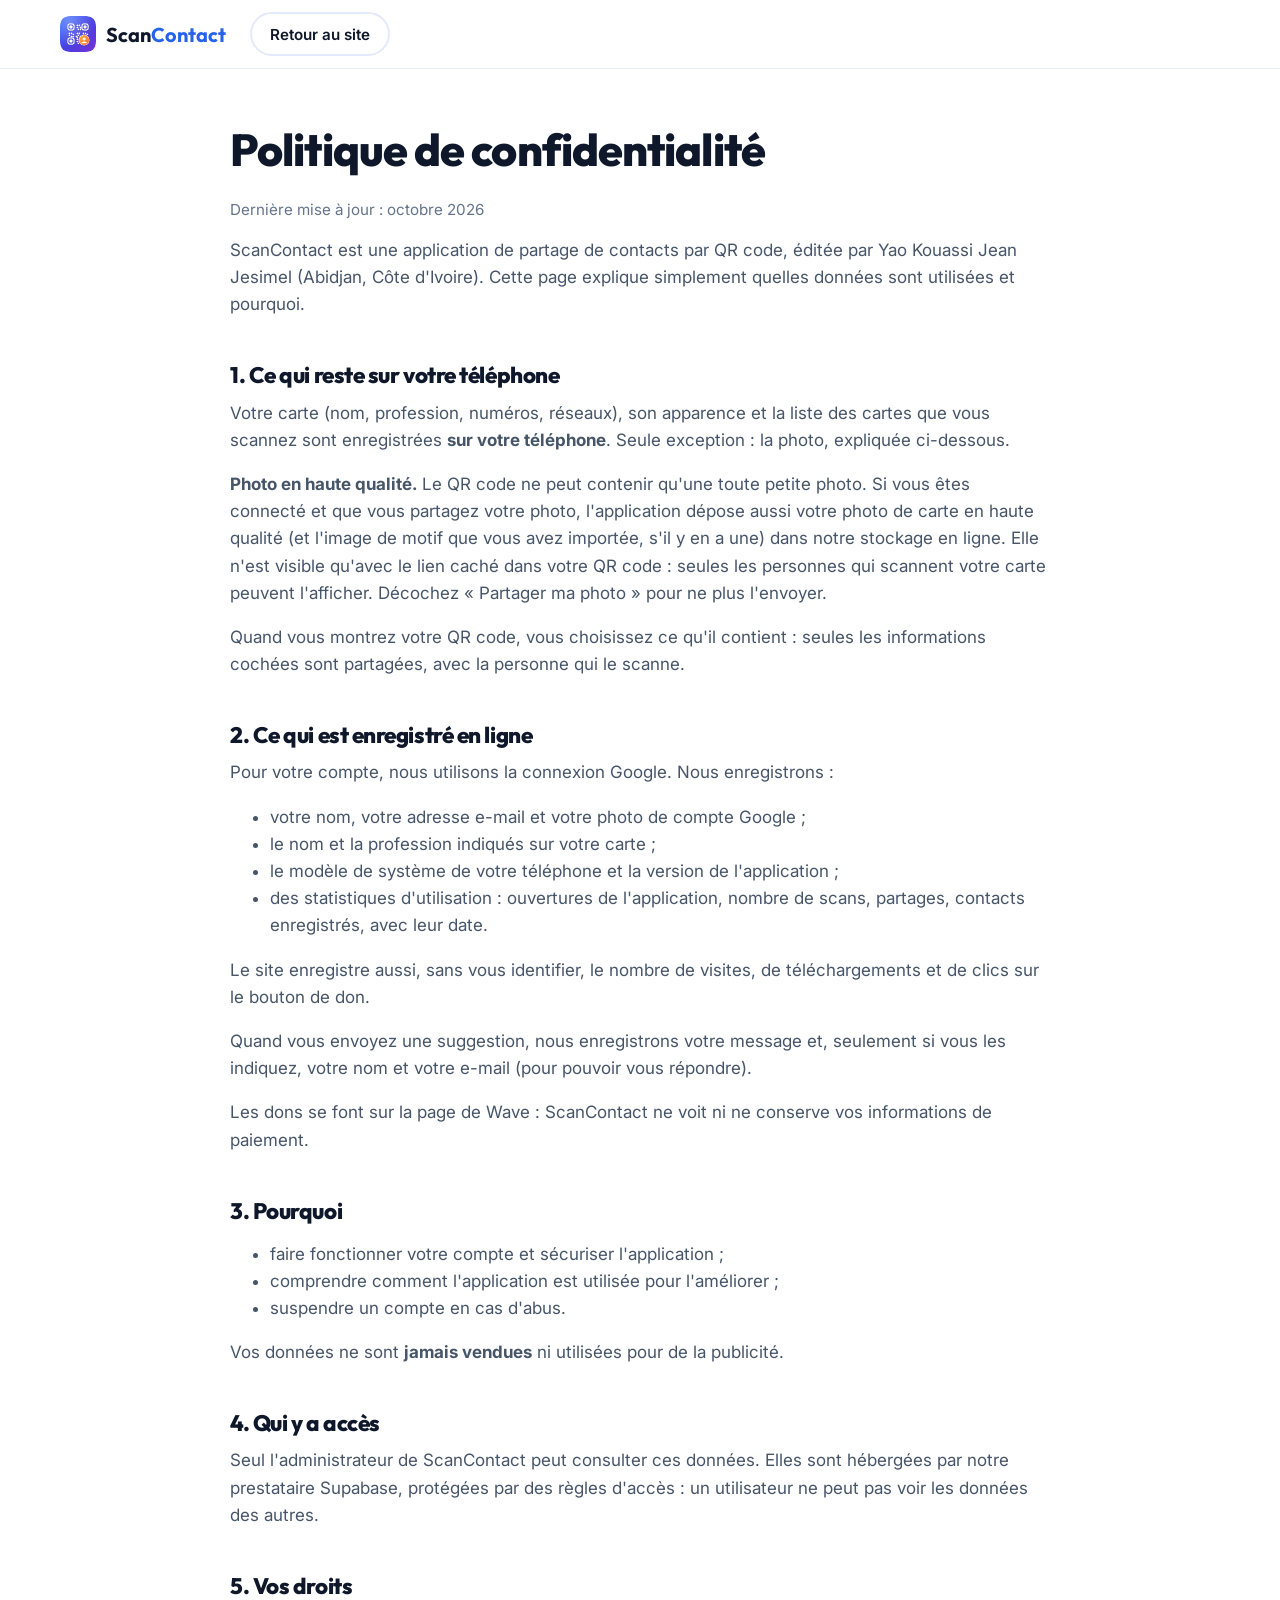
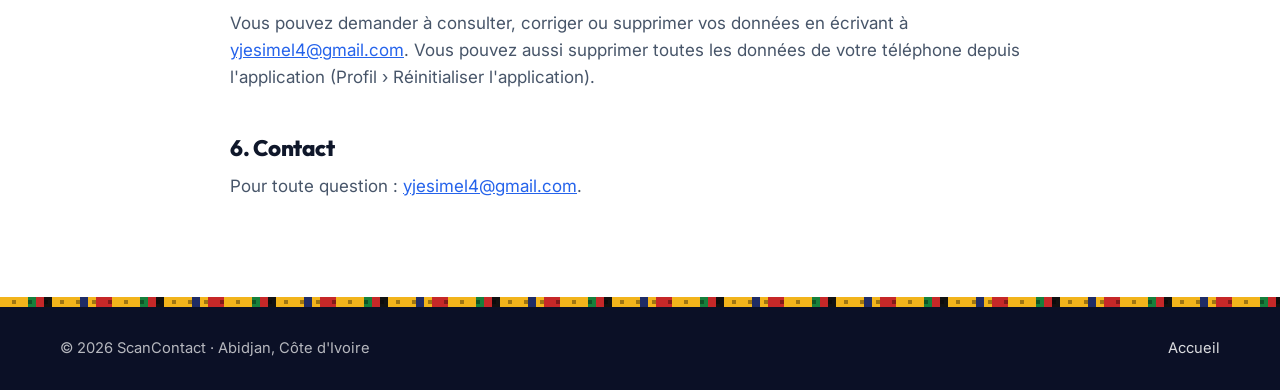
<file: confidentialite.html>
<!doctype html>
<html lang="fr">
<head>
  <meta charset="utf-8">
  <meta name="viewport" content="width=device-width, initial-scale=1">
  <title>Confidentialité — ScanContact</title>
  <meta name="description" content="Politique de confidentialité de l'application ScanContact.">
  <link rel="icon" type="image/png" href="assets/img/icone-64.png">
  <link rel="preconnect" href="https://fonts.googleapis.com">
  <link rel="preconnect" href="https://fonts.gstatic.com" crossorigin>
  <link href="https://fonts.googleapis.com/css2?family=Outfit:wght@600;800&family=Inter:wght@400;600&display=swap" rel="stylesheet">
  <link rel="stylesheet" href="assets/style.css">
  <style>
    .legal { padding: 56px 0 80px; }
    .legal h1 { font-size: clamp(2rem, 4vw, 2.8rem); }
    .legal h2 { font-size: 1.4rem; margin-top: 2em; }
    .legal p, .legal li { color: var(--ink-2); }
    .legal .maj { color: var(--ink-3); font-size: .95rem; }
  </style>
</head>
<body>
  <header class="nav">
    <div class="wrap nav__in">
      <a class="brand" href="index.html"><img src="assets/img/icone-64.png" alt="" width="36" height="36"><span>Scan<b>Contact</b></span></a>
      <a class="btn btn--ghost btn--sm" href="index.html">Retour au site</a>
    </div>
  </header>
  <main class="wrap narrow legal">
    <h1>Politique de confidentialité</h1>
    <p class="maj">Dernière mise à jour : octobre 2026</p>

    <p>ScanContact est une application de partage de contacts par QR code, éditée par Yao Kouassi Jean Jesimel (Abidjan, Côte d'Ivoire). Cette page explique simplement quelles données sont utilisées et pourquoi.</p>

    <h2>1. Ce qui reste sur votre téléphone</h2>
    <p>Votre carte (nom, profession, numéros, réseaux), son apparence et la liste des cartes que vous scannez sont enregistrées <b>sur votre téléphone</b>. Seule exception : la photo, expliquée ci-dessous.</p>
    <p><b>Photo en haute qualité.</b> Le QR code ne peut contenir qu'une toute petite photo. Si vous êtes connecté et que vous partagez votre photo, l'application dépose aussi votre photo de carte en haute qualité (et l'image de motif que vous avez importée, s'il y en a une) dans notre stockage en ligne. Elle n'est visible qu'avec le lien caché dans votre QR code : seules les personnes qui scannent votre carte peuvent l'afficher. Décochez « Partager ma photo » pour ne plus l'envoyer.</p>
    <p>Quand vous montrez votre QR code, vous choisissez ce qu'il contient : seules les informations cochées sont partagées, avec la personne qui le scanne.</p>

    <h2>2. Ce qui est enregistré en ligne</h2>
    <p>Pour votre compte, nous utilisons la connexion Google. Nous enregistrons :</p>
    <ul>
      <li>votre nom, votre adresse e-mail et votre photo de compte Google ;</li>
      <li>le nom et la profession indiqués sur votre carte ;</li>
      <li>le modèle de système de votre téléphone et la version de l'application ;</li>
      <li>des statistiques d'utilisation : ouvertures de l'application, nombre de scans, partages, contacts enregistrés, avec leur date.</li>
    </ul>
    <p>Le site enregistre aussi, sans vous identifier, le nombre de visites, de téléchargements et de clics sur le bouton de don.</p>
    <p>Quand vous envoyez une suggestion, nous enregistrons votre message et, seulement si vous les indiquez, votre nom et votre e-mail (pour pouvoir vous répondre).</p>
    <p>Les dons se font sur la page de Wave : ScanContact ne voit ni ne conserve vos informations de paiement.</p>

    <h2>3. Pourquoi</h2>
    <ul>
      <li>faire fonctionner votre compte et sécuriser l'application ;</li>
      <li>comprendre comment l'application est utilisée pour l'améliorer ;</li>
      <li>suspendre un compte en cas d'abus.</li>
    </ul>
    <p>Vos données ne sont <b>jamais vendues</b> ni utilisées pour de la publicité.</p>

    <h2>4. Qui y a accès</h2>
    <p>Seul l'administrateur de ScanContact peut consulter ces données. Elles sont hébergées par notre prestataire Supabase, protégées par des règles d'accès : un utilisateur ne peut pas voir les données des autres.</p>

    <h2>5. Vos droits</h2>
    <p>Vous pouvez demander à consulter, corriger ou supprimer vos données en écrivant à <a href="mailto:yjesimel4@gmail.com">yjesimel4@gmail.com</a>. Vous pouvez aussi supprimer toutes les données de votre téléphone depuis l'application (Profil › Réinitialiser l'application).</p>

    <h2>6. Contact</h2>
    <p>Pour toute question : <a href="mailto:yjesimel4@gmail.com">yjesimel4@gmail.com</a>.</p>
  </main>
  <footer class="foot">
    <div class="kente kente--thin" aria-hidden="true"></div>
    <div class="wrap foot__in"><p>© 2026 ScanContact · Abidjan, Côte d'Ivoire</p><nav><a href="index.html">Accueil</a></nav></div>
  </footer>
</body>
</html>
</file>
<file: assets/style.css>
/* ============================================================
   style.css : le design du site ScanContact
   Couleurs = celles de l'icône (bleu → violet, accent orange).
   ============================================================ */
:root {
  --blue: #2563EB;
  --blue-2: #2F6BFF;
  --violet: #7C3AED;
  --indigo: #4B3FE0;
  --orange: #FF6A2B;
  --orange-2: #FFB13B;
  --ink: #0F172A;
  --ink-2: #475569;
  --ink-3: #64748B;
  --bg: #FFFFFF;
  --tint: #F3F5FF;
  --line: #E4E9FB;
  --dark: #0B1026;
  --radius: 22px;
  --shadow: 0 20px 50px -20px rgba(37, 40, 120, .35);
  --font-title: 'Outfit', 'Segoe UI', system-ui, sans-serif;
  --font-body: 'Inter', 'Segoe UI', system-ui, sans-serif;
}

*, *::before, *::after { box-sizing: border-box; }
html { scroll-behavior: smooth; scroll-padding-top: 84px; }
body {
  margin: 0;
  font: 400 17px/1.6 var(--font-body);
  color: var(--ink);
  background: var(--bg);
  -webkit-font-smoothing: antialiased;
  overflow-x: hidden;
}
img { max-width: 100%; height: auto; display: block; }
a { color: var(--blue); }
h1, h2, h3 { font-family: var(--font-title); line-height: 1.12; margin: 0 0 .5em; letter-spacing: -.02em; }
h1 { font-size: clamp(2.3rem, 5.4vw, 4rem); font-weight: 800; }
h2 { font-size: clamp(1.8rem, 3.6vw, 2.7rem); font-weight: 800; }
h3 { font-size: 1.25rem; font-weight: 700; }
p { margin: 0 0 1em; }
:focus-visible { outline: 3px solid var(--orange); outline-offset: 3px; border-radius: 6px; }

.wrap { width: min(1160px, 100% - 32px); margin-inline: auto; }
.narrow { width: min(820px, 100% - 32px); }
.skip { position: absolute; left: -999px; top: 8px; background: #fff; padding: 8px 14px; border-radius: 8px; z-index: 99; }
.skip:focus { left: 8px; }

/* ---------- Boutons ---------- */
.btn {
  display: inline-flex; align-items: center; justify-content: center; gap: 10px;
  min-height: 52px; padding: 0 26px; border-radius: 999px;
  font: 600 1rem var(--font-body); text-decoration: none; cursor: pointer;
  border: 2px solid transparent;
  transition: transform .2s ease, box-shadow .2s ease, background .2s ease;
}
.btn svg { width: 20px; height: 20px; fill: none; stroke: currentColor; stroke-width: 2.4; stroke-linecap: round; stroke-linejoin: round; }
.btn--cta {
  color: #fff;
  background: linear-gradient(135deg, var(--orange-2), var(--orange));
  box-shadow: 0 12px 28px -10px rgba(255, 106, 43, .7);
}
.btn--cta:hover { transform: translateY(-2px); box-shadow: 0 16px 32px -10px rgba(255, 106, 43, .8); }
.btn--ghost { color: var(--ink); background: #fff; border-color: var(--line); }
.btn--ghost:hover { border-color: var(--blue); color: var(--blue); }
.btn--sm { min-height: 44px; padding: 0 18px; font-size: .95rem; }
.btn--lg { min-height: 62px; padding: 0 34px; font-size: 1.1rem; }
.btn small { font-weight: 500; opacity: .85; }

/* ---------- En-tête ---------- */
.nav {
  position: sticky; top: 0; z-index: 50;
  background: rgba(255, 255, 255, .78);
  backdrop-filter: saturate(1.6) blur(16px);
  -webkit-backdrop-filter: saturate(1.6) blur(16px);
  border-bottom: 1px solid rgba(228, 233, 251, .8);
}
.nav__in { display: flex; align-items: center; gap: 24px; height: 68px; }
.brand { display: inline-flex; align-items: center; gap: 10px; text-decoration: none; color: var(--ink); font: 700 1.25rem var(--font-title); }
.brand img { border-radius: 9px; }
.brand b { color: var(--blue); }
.nav__links { display: flex; gap: 22px; margin-left: auto; }
.nav__links a { color: var(--ink-2); text-decoration: none; font-weight: 500; font-size: .96rem; }
.nav__links a:hover { color: var(--blue); }

/* ---------- Héros ---------- */
.hero { position: relative; overflow: hidden; padding: 72px 0 0; color: #fff; }
.hero__bg {
  position: absolute; inset: 0;
  background:
    radial-gradient(60% 60% at 15% 10%, rgba(255, 255, 255, .22), transparent 60%),
    radial-gradient(50% 70% at 95% 80%, rgba(255, 106, 43, .35), transparent 60%),
    linear-gradient(135deg, var(--blue-2), var(--indigo) 55%, var(--violet));
}
.hero__bg::after {
  /* filigrane de petits carrés de QR code */
  content: ''; position: absolute; inset: 0; opacity: .09;
  background-image: radial-gradient(#fff 2.2px, transparent 2.6px);
  background-size: 22px 22px;
  mask-image: linear-gradient(90deg, transparent, #000 60%);
}
.hero__in { position: relative; display: grid; grid-template-columns: 1.05fr .95fr; gap: 40px; align-items: center; padding-bottom: 72px; }
.pill {
  display: inline-flex; align-items: center; gap: 8px;
  padding: 7px 14px; border-radius: 999px; font-size: .9rem; font-weight: 600;
  background: rgba(255, 255, 255, .16); border: 1px solid rgba(255, 255, 255, .3);
}
.pill svg { width: 16px; height: 16px; fill: var(--orange-2); }
.grad { background: linear-gradient(90deg, #FFE1A8, var(--orange-2)); -webkit-background-clip: text; background-clip: text; color: transparent; }
.lead { font-size: 1.15rem; color: rgba(255, 255, 255, .9); max-width: 560px; }
.hero__cta { display: flex; flex-wrap: wrap; gap: 14px; margin: 28px 0 30px; }
.hero .btn--ghost { background: rgba(255, 255, 255, .14); color: #fff; border-color: rgba(255, 255, 255, .45); }
.hero .btn--ghost:hover { background: rgba(255, 255, 255, .24); color: #fff; }
.hero__facts { list-style: none; padding: 0; margin: 0; display: flex; flex-wrap: wrap; gap: 12px 28px; color: rgba(255, 255, 255, .88); font-size: .95rem; }
.hero__facts b { font: 800 1.6rem var(--font-title); color: #fff; margin-right: 6px; vertical-align: -2px; }

.hero__phones { position: relative; height: 620px; }
.phone {
  margin: 0; border-radius: 42px; padding: 10px; background: #0b0b12;
  box-shadow: 0 30px 70px -25px rgba(10, 8, 60, .7), inset 0 0 0 2px #2b2b3a;
  aspect-ratio: 390 / 844; overflow: hidden;
}
.phone img { width: 100%; height: 100%; object-fit: cover; border-radius: 33px; }
.hero .phone { position: absolute; width: 270px; }
.phone--front { right: 120px; top: 0; z-index: 2; }
.phone--back { right: -10px; top: 70px; transform: rotate(6deg); opacity: .96; }
.float {
  position: absolute; z-index: 3; display: flex; align-items: center; gap: 10px;
  padding: 10px 14px; border-radius: 18px; color: var(--ink); font-size: .85rem; line-height: 1.3;
  background: rgba(255, 255, 255, .92); box-shadow: var(--shadow);
  backdrop-filter: blur(10px);
}
.float img { width: 40px; height: 40px; border-radius: 50%; }
.float svg { width: 22px; height: 22px; fill: none; stroke: #16A34A; stroke-width: 3; stroke-linecap: round; stroke-linejoin: round; }
.float--a { left: 0; top: 150px; }
.float--b { left: 30px; bottom: 90px; font-weight: 600; }

/* Bande inspirée du pagne Kente */
.kente {
  height: 18px; position: relative;
  background:
    repeating-linear-gradient(90deg,
      #F2B41B 0 28px, #16803C 28px 36px, #C62828 36px 44px, #111 44px 52px,
      #F2B41B 52px 80px, #1F2C66 80px 88px, #F2B41B 88px 96px, #C62828 96px 112px);
}
.kente::after {
  content: ''; position: absolute; inset: 6px 0;
  background: repeating-linear-gradient(90deg, transparent 0 12px, rgba(0, 0, 0, .35) 12px 16px);
}
.kente--thin { height: 10px; }
.kente--thin::after { inset: 3px 0; }

/* ---------- Sections ---------- */
.section { padding: 96px 0; }
.section--tint { background: var(--tint); }
.section--dark { background: radial-gradient(80% 60% at 50% 0%, #1D1B5E, var(--dark)); color: #fff; padding-bottom: 72px; }
.section__head { max-width: 720px; margin: 0 auto 52px; text-align: center; }
.section__head p:last-child { color: var(--ink-2); font-size: 1.08rem; }
.section__head--light p:last-child { color: rgba(255, 255, 255, .75); }
.eyebrow { display: inline-block; font: 700 .82rem var(--font-body); letter-spacing: .12em; text-transform: uppercase; color: var(--blue); margin-bottom: 10px; }
.section--dark .eyebrow { color: var(--orange-2); }

/* Étapes */
.steps { list-style: none; padding: 0; margin: 0; display: grid; grid-template-columns: repeat(3, 1fr); gap: 34px; }
.step { display: flex; flex-direction: column; gap: 22px; }
.phone--sm { width: min(250px, 100%); margin-inline: auto; border-radius: 36px; padding: 8px; }
.phone--sm img { border-radius: 28px; }
.step__n {
  display: inline-grid; place-items: center; width: 36px; height: 36px; border-radius: 12px;
  background: linear-gradient(135deg, var(--blue), var(--violet)); color: #fff; font: 800 1.05rem var(--font-title);
  margin-bottom: 10px;
}
.step p { color: var(--ink-2); }

/* Cas d'usage */
.uses { display: grid; grid-template-columns: repeat(4, 1fr); gap: 20px; }
.use {
  background: #fff; border-radius: var(--radius); padding: 0 22px 22px; overflow: hidden;
  border: 1px solid var(--line); box-shadow: 0 10px 30px -22px rgba(37, 40, 120, .4);
  transition: transform .25s ease, box-shadow .25s ease;
}
.use:hover { transform: translateY(-4px); box-shadow: var(--shadow); }
.use__art { margin: 0 -22px 18px; padding: 18px 10px 6px; }
.use__art svg { width: 100%; height: auto; }
.use--young .use__art { background: linear-gradient(135deg, #8B5CF6, #EC4899); }
.use--business .use__art { background: linear-gradient(135deg, #2563EB, #0EA5E9); }
.use--pro .use__art { background: linear-gradient(135deg, #7C3AED, #4F46E5); }
.use--shop .use__art { background: linear-gradient(135deg, #F97316, #FB923C); }
.use p { color: var(--ink-2); font-size: .97rem; }
.use__tags { list-style: none; padding: 0; margin: 0; display: flex; flex-wrap: wrap; gap: 6px; }
.use__tags li { font-size: .78rem; font-weight: 600; padding: 4px 10px; border-radius: 999px; background: var(--tint); color: var(--indigo); }

/* Fonctions */
.features { display: grid; grid-template-columns: repeat(4, 1fr); gap: 18px; }
.feature { padding: 24px; border-radius: var(--radius); background: var(--tint); }
.feature p { color: var(--ink-2); font-size: .96rem; margin: 0; }
.ic { display: inline-grid; place-items: center; width: 48px; height: 48px; border-radius: 14px; margin-bottom: 14px; color: #fff; }
.ic svg { width: 24px; height: 24px; fill: none; stroke: currentColor; stroke-width: 2.2; stroke-linecap: round; stroke-linejoin: round; }
.ic--blue { background: linear-gradient(135deg, #3B82F6, #2563EB); }
.ic--violet { background: linear-gradient(135deg, #8B5CF6, #6D28D9); }
.ic--orange { background: linear-gradient(135deg, #FFB13B, #FF6A2B); }
.ic--teal { background: linear-gradient(135deg, #14B8A6, #0F766E); }
.ic--green { background: linear-gradient(135deg, #22C55E, #15803D); }
.ic--pink { background: linear-gradient(135deg, #F472B6, #DB2777); }

/* Galerie */
.gallery {
  display: flex; gap: 28px; overflow-x: auto; scroll-snap-type: x mandatory;
  padding: 10px max(16px, calc((100% - 1160px) / 2)) 24px;
  scrollbar-width: thin; scrollbar-color: rgba(255, 255, 255, .3) transparent;
}
.gallery figure { margin: 0; scroll-snap-align: center; flex: 0 0 230px; text-align: center; }
.gallery .phone--sm { width: 230px; box-shadow: 0 30px 60px -25px rgba(0, 0, 0, .8), inset 0 0 0 2px #2b2b3a; }
.gallery figcaption { margin-top: 14px; font-weight: 600; color: rgba(255, 255, 255, .85); }

/* iPhone */
.split { display: grid; grid-template-columns: 1.1fr .9fr; gap: 48px; align-items: center; }
.checks { list-style: none; padding: 0; margin: 0; display: grid; gap: 14px; }
.checks li { position: relative; padding-left: 36px; color: var(--ink-2); }
.checks li::before {
  content: ''; position: absolute; left: 0; top: 3px; width: 24px; height: 24px; border-radius: 8px;
  background: #DCFCE7 url("data:image/svg+xml,%3Csvg xmlns='http://www.w3.org/2000/svg' viewBox='0 0 24 24' fill='none' stroke='%2316A34A' stroke-width='3' stroke-linecap='round' stroke-linejoin='round'%3E%3Cpath d='M5 12l4 4L19 6'/%3E%3C/svg%3E") center / 16px no-repeat;
}
.checks b { color: var(--ink); }
.iphone-card {
  border-radius: 34px; padding: 34px 24px; min-height: 300px; display: grid; place-items: center;
  background: linear-gradient(160deg, #111827, #312E81);
}
.iphone-card__notif {
  display: flex; gap: 12px; padding: 14px 16px; border-radius: 22px; max-width: 360px;
  background: rgba(255, 255, 255, .82); backdrop-filter: blur(16px); color: var(--ink);
  box-shadow: 0 20px 50px -20px rgba(0, 0, 0, .6); font-size: .88rem; line-height: 1.45;
}
.iphone-card__notif img { width: 38px; height: 38px; border-radius: 10px; }
.iphone-card__notif p { margin: 2px 0 0; color: var(--ink-2); }

/* Téléchargement */
.download {
  display: grid; grid-template-columns: 1fr 1fr; gap: 34px; align-items: center;
  background: #fff; border-radius: 32px; padding: 44px; box-shadow: var(--shadow); border: 1px solid var(--line);
}
.download__main { text-align: center; }
.download__icon { width: 112px; margin: 0 auto 18px; border-radius: 26px; box-shadow: 0 18px 36px -16px rgba(75, 63, 224, .7); }
.download__main > p { color: var(--ink-2); }
.download__alt { margin: 16px 0 0; font-size: .92rem; color: var(--ink-3); }
.download__alt a { font-weight: 600; }
.download__qr { margin-top: 22px; display: flex; gap: 14px; align-items: center; text-align: left; justify-content: center; }
.download__qr #qr { width: 104px; flex: 0 0 104px; }
.download__qr #qr svg { width: 100%; height: auto; }
.download__qr p { font-size: .9rem; color: var(--ink-3); margin: 0; max-width: 230px; }
.install { list-style: none; padding: 0; margin: 0; display: grid; gap: 16px; }
.install li { display: flex; gap: 14px; }
.install span {
  flex: 0 0 34px; height: 34px; border-radius: 50%; display: grid; place-items: center;
  background: var(--tint); color: var(--indigo); font: 800 1rem var(--font-title);
}
.install p { margin: 2px 0 0; color: var(--ink-2); font-size: .95rem; }

/* Questions */
.faq { display: grid; gap: 12px; }
.faq details { border: 1px solid var(--line); border-radius: 18px; padding: 4px 22px; background: #fff; }
.faq summary {
  cursor: pointer; list-style: none; font-weight: 600; padding: 16px 30px 16px 0; position: relative;
}
.faq summary::-webkit-details-marker { display: none; }
.faq summary::after {
  content: ''; position: absolute; right: 2px; top: 50%; width: 10px; height: 10px; margin-top: -7px;
  border-right: 2.5px solid var(--blue); border-bottom: 2.5px solid var(--blue); transform: rotate(45deg);
  transition: transform .2s ease;
}
.faq details[open] summary::after { transform: rotate(-135deg); margin-top: -2px; }
.faq details p { color: var(--ink-2); }

/* Créateur */
.creator { display: flex; gap: 36px; align-items: center; max-width: 900px; }
.creator img { width: 160px; height: 160px; border-radius: 50%; object-fit: cover; flex: 0 0 160px; box-shadow: 0 0 0 6px #fff, 0 0 0 9px #C7D2FE; }
.creator p { color: var(--ink-2); }

/* Soutenir : don Wave + suggestions */
.support { display: grid; grid-template-columns: .9fr 1.1fr; gap: 24px; align-items: start; }
.donate {
  position: relative; overflow: hidden; color: #fff; border-radius: 32px; padding: 40px 34px;
  background:
    radial-gradient(70% 60% at 100% 0%, rgba(255, 255, 255, .16), transparent 60%),
    linear-gradient(150deg, #0B7AD1, #0A55B8 55%, #3B2FC4);
  box-shadow: 0 26px 60px -26px rgba(10, 85, 184, .8);
}
.donate::after {
  /* filigrane de petits points, comme le héros */
  content: ''; position: absolute; inset: 0; opacity: .12; pointer-events: none;
  background-image: radial-gradient(#fff 2px, transparent 2.4px); background-size: 20px 20px;
  mask-image: linear-gradient(200deg, #000, transparent 70%);
}
.donate > * { position: relative; z-index: 1; }
.donate__heart {
  display: inline-grid; place-items: center; width: 56px; height: 56px; border-radius: 18px; margin-bottom: 18px;
  background: rgba(255, 255, 255, .2); border: 1px solid rgba(255, 255, 255, .35);
}
.donate__heart svg { width: 28px; height: 28px; fill: #fff; }
.donate h3 { font-size: 1.7rem; font-weight: 800; }
.donate p { color: rgba(255, 255, 255, .92); }
.btn--wave { width: 100%; margin: 8px 0 14px; color: #0B5FA8; background: #fff; box-shadow: 0 14px 30px -12px rgba(5, 30, 90, .55); }
.btn--wave svg { fill: #FF4D6D; stroke: none; }
.btn--wave:hover { transform: translateY(-2px); color: #08457C; }
.donate__note { font-size: .9rem; margin: 0; }
.donate__note b { color: #fff; }

.ideas { background: #fff; border: 1px solid var(--line); border-radius: 32px; padding: 36px 34px; box-shadow: var(--shadow); }
.ideas > p { color: var(--ink-2); }
.chips { border: 0; padding: 0; margin: 0 0 18px; display: flex; flex-wrap: wrap; gap: 8px; }
.chips legend { width: 100%; padding: 0; margin-bottom: 8px; font-weight: 600; font-size: .95rem; }
.chips label { position: relative; cursor: pointer; }
.chips input { position: absolute; opacity: 0; inset: 0; margin: 0; cursor: pointer; }
.chips span {
  display: inline-flex; align-items: center; min-height: 44px; padding: 0 18px; border-radius: 999px;
  background: var(--tint); color: var(--ink-2); font-weight: 600;
  transition: background .2s ease, color .2s ease;
}
.chips input:checked + span { background: var(--blue); color: #fff; }
.chips input:focus-visible + span { outline: 3px solid var(--orange); outline-offset: 2px; }
.field { display: grid; gap: 6px; margin-bottom: 16px; align-content: start; }
.field label { font-weight: 600; font-size: .95rem; }
.field label span { font-weight: 400; color: var(--ink-3); }
.field input, .field textarea {
  width: 100%; font: 400 1rem/1.5 var(--font-body); color: var(--ink);
  padding: 12px 16px; border-radius: 16px; border: 1.5px solid #CBD5E1; background: #FBFCFF;
  transition: border-color .2s ease, box-shadow .2s ease;
}
.field input { min-height: 48px; }
.field textarea { resize: vertical; min-height: 130px; }
.field input:focus, .field textarea:focus { outline: none; border-color: var(--blue); box-shadow: 0 0 0 4px rgba(37, 99, 235, .15); }
.field [aria-invalid="true"] { border-color: #DC2626; }
.field__count { justify-self: end; color: var(--ink-3); font-size: .82rem; }
.field__help { color: var(--ink-3); font-size: .82rem; }
.field-row { display: grid; grid-template-columns: 1fr 1fr; gap: 0 14px; }
.hp { position: absolute; left: -9999px; width: 1px; height: 1px; overflow: hidden; }
.ideas .btn[disabled] { opacity: .65; cursor: progress; transform: none; }
.form__status { margin: 14px 0 0; font-weight: 600; min-height: 1.6em; }
.form__status.is-ok { color: #15803D; }
.form__status.is-err { color: #B91C1C; }

/* Pied de page */
.foot { background: var(--dark); color: rgba(255, 255, 255, .7); }
.foot__in { display: flex; flex-wrap: wrap; gap: 16px 28px; align-items: center; justify-content: space-between; padding: 30px 0; font-size: .92rem; }
.foot .brand { color: #fff; }
.foot .brand b { color: #93B4FF; }
.foot p { margin: 0; }
.foot nav { display: flex; gap: 20px; }
.foot nav a { color: rgba(255, 255, 255, .85); text-decoration: none; }
.foot nav a:hover { color: #fff; text-decoration: underline; }

/* Apparition au défilement */
.reveal { opacity: 0; transform: translateY(22px); transition: opacity .6s ease, transform .6s ease; }
.reveal.is-in { opacity: 1; transform: none; }
/* Guide des liens */
.guide-intro { color: var(--ink-2); font-size: 1.08rem; max-width: 620px; margin-inline: auto; }
.guide-astuce { padding: 26px 28px; border-radius: var(--radius); background: var(--tint); border: 1px solid var(--line); margin-bottom: 18px; }
.guide-astuce h3 { margin: 0 0 10px; }
.guide-astuce ol, .guide ol { padding-left: 1.3em; margin: 8px 0 12px; display: grid; gap: 6px; color: var(--ink-2); }
.guide-note { margin: 6px 0 0; color: var(--ink-2); font-size: .95rem; }
.guide summary { display: flex; align-items: center; gap: 12px; }
.pastille { display: inline-grid; place-items: center; flex: none; width: 30px; height: 30px; border-radius: 9px; color: #fff; font: 700 .78rem/1 var(--font-title); }
.guide-exemple { font-size: .9rem; }
.guide code, .guide-note code { font-size: .86em; background: var(--tint); padding: 2px 6px; border-radius: 6px; word-break: break-all; }

@media (prefers-reduced-motion: reduce) {
  html { scroll-behavior: auto; }
  .reveal { opacity: 1; transform: none; transition: none; }
  .btn, .use { transition: none; }
}

/* ---------- Tablette ---------- */
@media (max-width: 1024px) {
  .nav__links { display: none; }
  .nav__in .btn { margin-left: auto; }
  .hero__in { grid-template-columns: 1fr; text-align: center; }
  .hero .lead { margin-inline: auto; }
  .hero__cta, .hero__facts { justify-content: center; }
  .hero__phones { height: 560px; max-width: 520px; margin: 0 auto; width: 100%; }
  .phone--front { left: 50%; right: auto; transform: translateX(-62%); }
  .phone--back { right: 2%; }
  .uses, .features { grid-template-columns: repeat(2, 1fr); }
  .steps { grid-template-columns: 1fr; max-width: 560px; margin-inline: auto; }
  .step { flex-direction: row; align-items: center; text-align: left; }
  .step .phone--sm { flex: 0 0 180px; margin: 0; }
  .split, .download, .support { grid-template-columns: 1fr; }
}

/* ---------- Téléphone ---------- */
@media (max-width: 640px) {
  body { font-size: 16px; }
  .section { padding: 68px 0; }
  .hero { padding-top: 44px; }
  .hero__phones { height: 470px; }
  .hero .phone { width: 210px; }
  .phone--back { right: -4%; top: 50px; }
  .float--a { left: -2px; top: 110px; }
  .float--b { left: 6px; bottom: 50px; }
  .uses, .features { grid-template-columns: 1fr; }
  .step { flex-direction: column; text-align: center; }
  .step .phone--sm { flex: none; width: 210px; margin: 0 auto; }
  .download { padding: 28px 20px; border-radius: 26px; }
  .btn--lg { width: 100%; padding: 0 20px; }
  .creator { flex-direction: column; text-align: center; }
  .donate, .ideas { padding: 28px 20px; border-radius: 26px; }
  .field-row { grid-template-columns: 1fr; }
  .foot__in { justify-content: center; text-align: center; }
}
</file>
